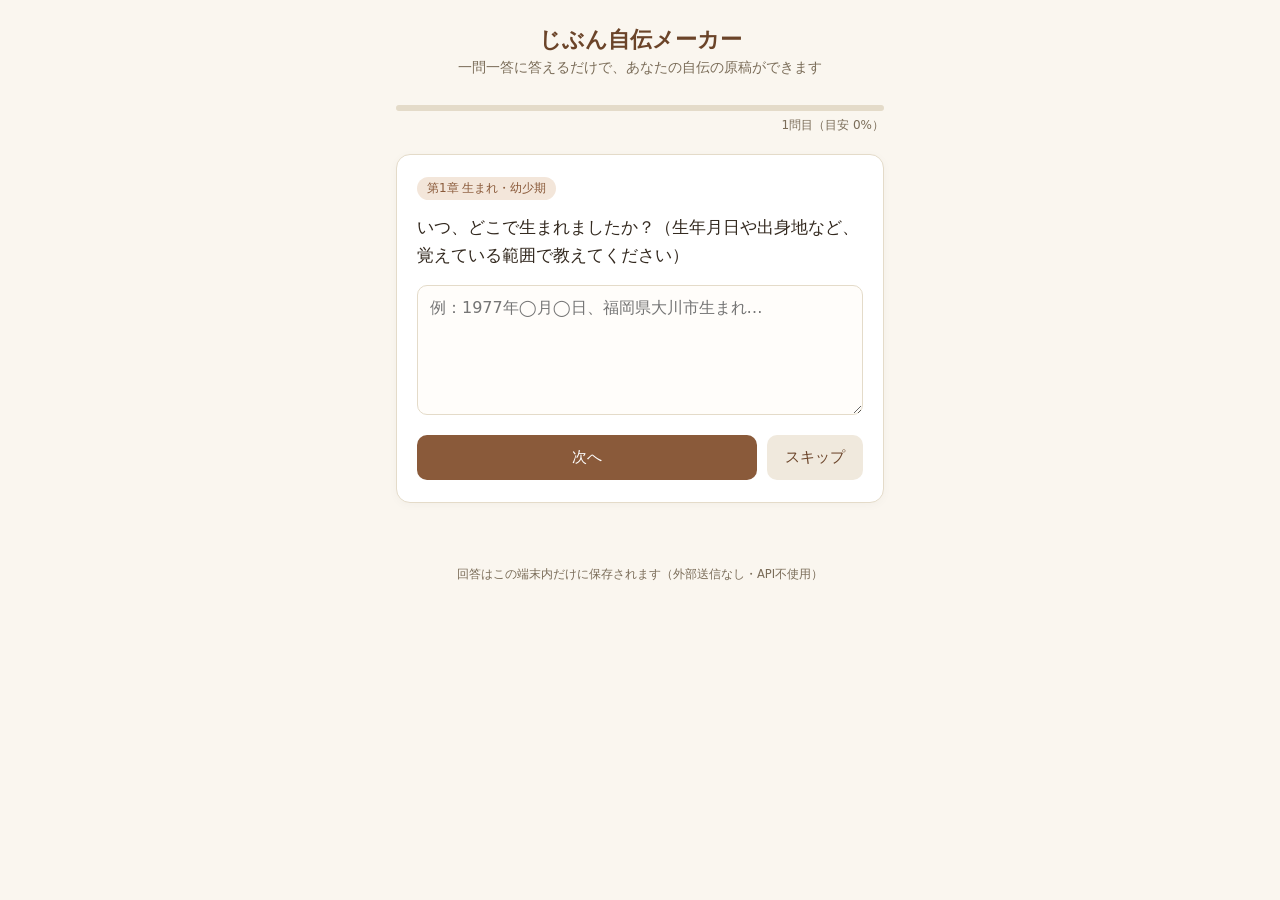
<file: index.html>
<!doctype html>
<html lang="ja">
<head>
<meta charset="utf-8">
<meta name="viewport" content="width=device-width, initial-scale=1, viewport-fit=cover">
<title>じぶん自伝メーカー</title>
<meta name="description" content="一問一答に答えるだけで、自伝の原稿ができるアプリ。API不要・無料・オフライン動作。">
<link rel="manifest" href="manifest.json">
<link rel="icon" href="icons/icon-192.png">
<link rel="apple-touch-icon" href="icons/icon-192.png">
<meta name="apple-mobile-web-app-capable" content="yes">
<meta name="apple-mobile-web-app-status-bar-style" content="default">
<meta name="apple-mobile-web-app-title" content="自伝メーカー">
<meta name="theme-color" content="#8a5a3a">
<link rel="stylesheet" href="style.css">
</head>
<body>
<header class="app-header">
  <h1>じぶん自伝メーカー</h1>
  <p class="tagline">一問一答に答えるだけで、あなたの自伝の原稿ができます</p>
</header>

<main id="app"></main>

<footer class="app-footer">
  <p>回答はこの端末内だけに保存されます（外部送信なし・API不使用）</p>
</footer>

<script src="questions.js"></script>
<script src="app.js"></script>
</body>
</html>
</file>
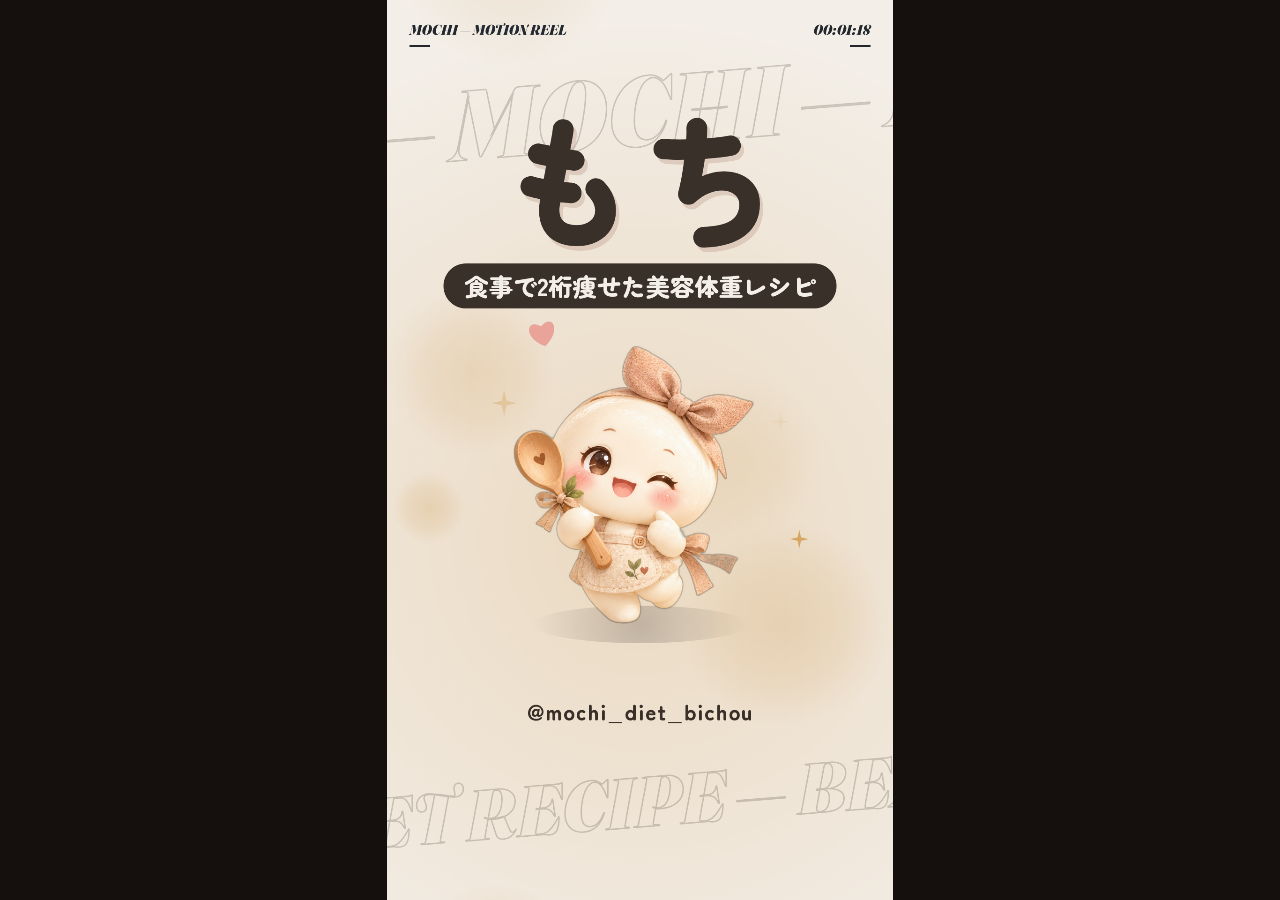
<file: mochi-reel/index.html>
<!doctype html>
<html lang="ja">
<head>
<meta charset="utf-8">
<meta name="viewport" content="width=device-width,initial-scale=1">
<title>Mochi Motion Reel</title>
<style>
@font-face{font-family:'Dela Gothic One';src:url(fonts/DelaGothic.ttf)}
@font-face{font-family:'Zen Maru Gothic';font-weight:700;src:url(fonts/ZenMaru-700.ttf)}
@font-face{font-family:'Zen Maru Gothic';font-weight:900;src:url(fonts/ZenMaru-900.ttf)}
@font-face{font-family:'Fraunces';font-style:italic;font-weight:900;src:url(fonts/Fraunces-BI.ttf)}
html,body{margin:0;height:100%;background:#15100d;display:grid;place-items:center;overflow:hidden}
canvas{height:100vh;max-width:100vw;aspect-ratio:9/16;display:block}
</style>
</head>
<body>
<canvas id="c" width="1080" height="1920"></canvas>
<script>
/* =========================================================
   MOCHI — 15s motion reel. Deterministic: render(t) draws
   the frame at time t (seconds). Renderer samples several
   sub-frames per frame for true shutter motion blur.
   ========================================================= */
const W = 1080, H = 1920, DUR = 15, PI = Math.PI, TAU = PI * 2;
const OUT = document.getElementById('c');
const SCR = document.createElement('canvas'); SCR.width = W; SCR.height = H;
let ctx = SCR.getContext('2d');

const COL = {
  cream: '#F3EEE7', mocha: '#3A302A', dark: '#24201D', pink: '#D9C7BA', pinkD: '#B89484',
  sage: '#8F9A7E', yolk: '#D6A45E', tomato: '#B5553F', ig: '#3A302A', white: '#FBF8F3', greige: '#E6DDD2'
};
const JP = "'Zen Maru Gothic'", DELA = JP, SERIF = "'Fraunces'";

/* ---------- math ---------- */
const cl = (x, a = 0, b = 1) => Math.max(a, Math.min(b, x));
const P = (t, a, b) => cl((t - a) / (b - a));
const lerp = (a, b, k) => a + (b - a) * k;
const mod = (a, n) => ((a % n) + n) % n;
const hs = i => { const x = Math.sin(i * 127.1 + 311.7) * 43758.5453; return x - Math.floor(x); };
const E = {
  inC: k => k * k * k,
  outC: k => 1 - Math.pow(1 - k, 3),
  ioC: k => k < .5 ? 4 * k * k * k : 1 - Math.pow(-2 * k + 2, 3) / 2,
  outQ: k => 1 - Math.pow(1 - k, 5),
  outBack: (k, s = 1.70158) => k <= 0 ? 0 : 1 + (s + 1) * Math.pow(k - 1, 3) + s * Math.pow(k - 1, 2),
  outExpo: k => k >= 1 ? 1 : 1 - Math.pow(2, -10 * k),
  inExpo: k => k <= 0 ? 0 : Math.pow(2, 10 * k - 10),
  ioExpo: k => k <= 0 ? 0 : k >= 1 ? 1 : k < .5 ? Math.pow(2, 20 * k - 10) / 2 : (2 - Math.pow(2, -20 * k + 10)) / 2,
};
// decaying oscillation that starts at `amp` (for squash / punch)
const osc = (t, f, d) => t < 0 ? 0 : Math.exp(-d * t) * Math.cos(TAU * f * t);

/* ---------- primitives ---------- */
function bg(c) { ctx.fillStyle = c; ctx.fillRect(-50, -50, W + 100, H + 100); }
function circ(x, y, r) { ctx.beginPath(); ctx.arc(x, y, Math.max(0, r), 0, TAU); }
function ell(x, y, rx, ry, rot = 0) { ctx.beginPath(); ctx.ellipse(x, y, Math.max(0, rx), Math.max(0, ry), rot, 0, TAU); }
function rr(x, y, w, h, r) { ctx.beginPath(); ctx.roundRect(x, y, w, h, r); }
function star4(x, y, r, rot) {
  ctx.save(); ctx.translate(x, y); ctx.rotate(rot); ctx.beginPath();
  for (let i = 0; i < 4; i++) {
    const a = i * PI / 2, b = a + PI / 4;
    ctx.lineTo(Math.cos(a) * r, Math.sin(a) * r);
    ctx.lineTo(Math.cos(b) * r * .26, Math.sin(b) * r * .26);
  }
  ctx.closePath(); ctx.fill(); ctx.restore();
}
function heart(x, y, s, rot = 0) {
  ctx.save(); ctx.translate(x, y); ctx.rotate(rot); ctx.scale(s / 100, s / 100); ctx.beginPath();
  ctx.moveTo(0, 32); ctx.bezierCurveTo(-58, -4, -38, -58, 0, -26); ctx.bezierCurveTo(38, -58, 58, -4, 0, 32);
  ctx.fill(); ctx.restore();
}

function bokeh(u, n, col, seed, alpha = 1) {
  for (let i = 0; i < n; i++) {
    const x = hs(seed + i) * W + Math.sin(u * .7 + i) * 50, y = mod(hs(seed + i * 3) * H - u * 40 * (1 + hs(i + 1)), H + 400) - 200;
    const r = 70 + hs(seed + i * 7) * 170, a = (.18 + .22 * hs(seed + i * 5)) * alpha * (.75 + .25 * Math.sin(u * 3 + i));
    const g = ctx.createRadialGradient(x, y, 0, x, y, r);
    g.addColorStop(0, `rgba(${col},${a})`); g.addColorStop(.55, `rgba(${col},${a * .6})`); g.addColorStop(1, `rgba(${col},0)`);
    ctx.fillStyle = g; circ(x, y, r); ctx.fill();
  }
}
// warm film light-leak that sweeps across the frame on every cut
function leak(k, seed) {
  if (k <= 0 || k >= 1) return;
  const a = .65 * Math.sin(k * PI) ** 1.5, dir = seed % 2 ? 1 : -1;
  ctx.save(); ctx.setTransform(1, 0, 0, 1, 0, 0); ctx.globalCompositeOperation = 'lighter';
  const x = 540 + dir * lerp(-900, 900, E.ioC(k)), y = 500 + hs(seed) * 900;
  let g = ctx.createRadialGradient(x, y, 0, x, y, 1100);
  g.addColorStop(0, `rgba(255,226,185,${.75 * a})`); g.addColorStop(.35, `rgba(235,170,110,${.4 * a})`); g.addColorStop(1, 'rgba(200,120,70,0)');
  ctx.fillStyle = g; ctx.fillRect(0, 0, W, H);
  const x2 = 540 - dir * lerp(-700, 700, k), y2 = H - y;
  g = ctx.createRadialGradient(x2, y2, 0, x2, y2, 600);
  g.addColorStop(0, `rgba(255,240,220,${.45 * a})`); g.addColorStop(1, 'rgba(255,240,220,0)');
  ctx.fillStyle = g; ctx.fillRect(0, 0, W, H);
  // thin anamorphic streak
  ctx.fillStyle = `rgba(255,236,210,${.5 * a})`; ctx.fillRect(0, y - 3, W, 6);
  ctx.restore();
}

/* ---------- type ---------- */
function txt(s, x, y, size, { font = DELA, weight = '900', italic = '', color = '#fff', align = 'center', stroke = null, sw = 0, alpha = 1, ls = 0 } = {}) {
  ctx.save(); ctx.globalAlpha *= alpha;
  ctx.font = `${italic} ${weight} ${size}px ${font}`; ctx.textAlign = align; ctx.textBaseline = 'middle';
  ctx.letterSpacing = ls + 'px';
  if (stroke) { ctx.lineJoin = 'round'; ctx.lineWidth = sw; ctx.strokeStyle = stroke; ctx.strokeText(s, x, y); }
  ctx.fillStyle = color; ctx.fillText(s, x, y); ctx.restore();
}
// per-character kinetic type
function kin(str, x, y, t, o = {}) {
  if (t <= 0) return;
  const { size = 100, font = DELA, weight = '900', italic = '', color = '#fff', stroke = null, sw = 0,
    st = .035, dur = .3, mode = 'pop', ls = 0, maxW = 0, shadow = null, alpha = 1 } = o;
  ctx.save(); ctx.globalAlpha *= alpha;
  ctx.font = `${italic} ${weight} ${size}px ${font}`;
  const ch = [...str], ws = ch.map(c => ctx.measureText(c).width);
  const tot = ws.reduce((a, b) => a + b, 0) + ls * (ch.length - 1);
  const sc = maxW && tot > maxW ? maxW / tot : 1;
  ctx.translate(x, y); ctx.scale(sc, sc);
  ctx.textAlign = 'center'; ctx.textBaseline = 'middle'; ctx.lineJoin = 'round';
  let cx = -tot / 2;
  ch.forEach((c, i) => {
    const k = P(t, i * st, i * st + dur);
    if (k > 0) {
      ctx.save(); ctx.translate(cx + ws[i] / 2, 0);
      if (mode === 'pop') {
        const s = E.outBack(k, 2.6);
        ctx.translate(0, (1 - E.outC(k)) * size * .55);
        ctx.rotate((1 - E.outC(k)) * (hs(i * 7 + ch.length) - .5) * 1.4);
        ctx.scale(s, s);
      } else if (mode === 'drop') {
        ctx.translate(0, -(1 - E.outBack(k, 2.2)) * size * 1.6);
        ctx.rotate((1 - E.outC(k)) * (hs(i + 3) - .5) * .8);
        ctx.globalAlpha *= cl(k * 5);
      } else if (mode === 'slide') {
        ctx.translate(0, (1 - E.outQ(k)) * size * .9);
        ctx.globalAlpha *= cl(k * 3);
      }
      if (shadow) { ctx.fillStyle = shadow; ctx.fillText(c, 7, 10); }
      if (stroke) { ctx.lineWidth = sw; ctx.strokeStyle = stroke; ctx.strokeText(c, 0, 0); }
      ctx.fillStyle = color; ctx.fillText(c, 0, 0);
      ctx.restore();
    }
    cx += ws[i] + ls;
  });
  ctx.restore();
}
function pill(x, y, str, k, { size = 50, bg: b = '#fff', fg = COL.mocha, padX = 44, h = 0, weight = 900 } = {}) {
  if (k <= 0) return;
  ctx.save(); ctx.font = `${weight} ${size}px ${JP}`;
  const w = ctx.measureText(str).width + padX * 2, hh = h || size * 1.85;
  ctx.translate(x, y); const s = E.outBack(k, 2.2); ctx.scale(s, s);
  ctx.fillStyle = b; rr(-w / 2, -hh / 2, w, hh, hh / 2); ctx.fill();
  ctx.fillStyle = fg; ctx.textAlign = 'center'; ctx.textBaseline = 'middle'; ctx.fillText(str, 0, size * .04);
  ctx.restore();
}
function marquee(str, y, size, speed, t, { fill = null, stroke = null, sw = 3, alpha = 1, rot = 0, font = null } = {}) {
  if (alpha <= 0) return;
  ctx.save(); ctx.globalAlpha *= alpha; ctx.translate(W / 2, y); ctx.rotate(rot);
  ctx.font = font || `italic 900 ${size}px ${SERIF}`; ctx.textBaseline = 'middle'; ctx.textAlign = 'left';
  const w = ctx.measureText(str).width, off = mod(t * speed, w);
  for (let x = -W - off; x < W; x += w) {
    if (stroke) { ctx.lineWidth = sw; ctx.strokeStyle = stroke; ctx.strokeText(str, x, 0); }
    if (fill) { ctx.fillStyle = fill; ctx.fillText(str, x, 0); }
  }
  ctx.restore();
}
function ringText(str, r, size, col) {
  ctx.font = `italic 900 ${size}px ${SERIF}`; ctx.fillStyle = col; ctx.textAlign = 'center'; ctx.textBaseline = 'middle';
  const ch = [...str];
  ch.forEach((c, i) => { ctx.save(); ctx.rotate(i / ch.length * TAU); ctx.translate(0, -r); ctx.fillText(c, 0, 0); ctx.restore(); });
}

/* ---------- the mascot: MOCHI ---------- */
function mochi(cx, by, w, h, { face = 0, blink = 0, mood = 'calm', surprise = 0, leaf = 0, t = 0 } = {}) {
  ctx.save();
  // ground shadow
  ctx.fillStyle = 'rgba(74,51,38,.16)'; ell(cx, by + 8, w * .5, w * .075); ctx.fill();
  // body
  ctx.beginPath();
  ctx.moveTo(cx - w / 2, by - h * .16);
  ctx.bezierCurveTo(cx - w / 2, by - h * .78, cx - w * .3, by - h, cx, by - h);
  ctx.bezierCurveTo(cx + w * .3, by - h, cx + w / 2, by - h * .78, cx + w / 2, by - h * .16);
  ctx.quadraticCurveTo(cx + w / 2, by, cx + w * .34, by);
  ctx.lineTo(cx - w * .34, by);
  ctx.quadraticCurveTo(cx - w / 2, by, cx - w / 2, by - h * .16);
  ctx.closePath();
  const g = ctx.createRadialGradient(cx - w * .16, by - h * .78, w * .04, cx, by - h * .45, Math.max(w, h) * .8);
  g.addColorStop(0, '#FFFFFF'); g.addColorStop(.55, '#FCF7F0'); g.addColorStop(1, '#E9DCCB');
  ctx.fillStyle = g; ctx.fill();
  ctx.lineWidth = 5; ctx.strokeStyle = 'rgba(74,51,38,.28)'; ctx.stroke();
  // glossy highlight
  ctx.fillStyle = 'rgba(255,255,255,.95)'; ell(cx - w * .22, by - h * .74, w * .085, h * .045, -.6); ctx.fill();
  ctx.fillStyle = 'rgba(255,255,255,.8)'; circ(cx - w * .1, by - h * .86, w * .02); ctx.fill();
  // leaf
  if (leaf > 0) {
    ctx.save(); ctx.translate(cx + w * .06, by - h + 6); ctx.rotate(Math.sin(t * 5) * .15); ctx.scale(leaf, leaf);
    ctx.fillStyle = '#8F9A7E';
    ell(-26, -30, 34, 16, -.7); ctx.fill(); ell(24, -36, 38, 17, .6); ctx.fill();
    ctx.strokeStyle = '#6F7A60'; ctx.lineWidth = 4; ctx.beginPath(); ctx.moveTo(0, 0); ctx.quadraticCurveTo(2, -20, 18, -34); ctx.stroke();
    ctx.restore();
  }
  // face
  if (face > 0) {
    const ex = w * .15, ey = by - h * .44, er = Math.min(w, h * 1.2) * .038 * face;
    ctx.fillStyle = COL.mocha; ctx.strokeStyle = COL.mocha; ctx.lineCap = 'round';
    for (const s of [-1, 1]) {
      if (mood === 'happy') {
        ctx.lineWidth = er * .8; ctx.beginPath(); ctx.arc(cx + s * ex, ey + er * .5, er * 1.1, PI * 1.15, PI * 1.85); ctx.stroke();
      } else {
        const sy = Math.max(.08, 1 - blink) * (1 + surprise * .4);
        ell(cx + s * ex, ey, er * (1 + surprise * .3), er * 1.15 * sy); ctx.fill();
        ctx.fillStyle = '#fff'; circ(cx + s * ex - er * .3, ey - er * .35 * sy, er * .32 * sy); ctx.fill(); ctx.fillStyle = COL.mocha;
      }
    }
    // blush
    ctx.fillStyle = `rgba(214,150,135,${.5 * face})`;
    ell(cx - w * .27, by - h * .33, w * .07, h * .035); ctx.fill(); ell(cx + w * .27, by - h * .33, w * .07, h * .035); ctx.fill();
    // mouth
    ctx.lineWidth = Math.max(3, w * .014); ctx.beginPath();
    const my = by - h * .35, mw = w * .035;
    if (surprise > .3) { ell(cx, my + mw * .4, mw * .8, mw * 1.1); ctx.fill(); }
    else if (mood === 'happy') { ctx.moveTo(cx - mw * 1.4, my - mw * .3); ctx.quadraticCurveTo(cx, my + mw * 2.4, cx + mw * 1.4, my - mw * .3); ctx.closePath(); ctx.fillStyle = '#C8584F'; ctx.fill(); }
    else { ctx.arc(cx - mw, my, mw, 0, PI); ctx.arc(cx + mw, my, mw, 0, PI); ctx.stroke(); }
  }
  ctx.restore();
}

// the real MOCHI character (cut-out illustration), animated with squash/stretch
let CHARA = null;
function chara(cx, by, h, { sx = 1, sy = 1, rot = 0, alpha = 1, shadow = true } = {}) {
  if (!CHARA) return;
  const w = h * CHARA.width / CHARA.height;
  ctx.save(); ctx.globalAlpha *= alpha;
  if (shadow) { const g = ctx.createRadialGradient(cx, by, 0, cx, by, w * .42 * sx); g.addColorStop(0, 'rgba(58,48,42,.22)'); g.addColorStop(1, 'rgba(58,48,42,0)'); ctx.fillStyle = g; ell(cx, by + 2, w * .42 * sx, w * .07); ctx.fill(); }
  ctx.translate(cx, by); ctx.rotate(rot); ctx.scale(sx, sy);
  ctx.drawImage(CHARA, -w / 2, -h, w, h);
  ctx.restore();
}
function twinkles(u, pts, col = COL.yolk) {
  pts.forEach(([x, y, r, ph], i) => { const a = .5 + .5 * Math.sin(u * 6 + ph); ctx.fillStyle = col; ctx.globalAlpha = a; star4(x, y, r * (.7 + .3 * a), 0); });
  ctx.globalAlpha = 1;
}

/* ---------- food illustrations (top view) ---------- */
function lemonSlice(x, y, r, rot) {
  ctx.save(); ctx.translate(x, y); ctx.rotate(rot);
  circ(0, 0, r); ctx.fillStyle = '#F2C318'; ctx.fill();
  circ(0, 0, r * .9); ctx.fillStyle = '#FFF7D1'; ctx.fill();
  ctx.fillStyle = '#FFE15A';
  for (let s = 0; s < 9; s++) { const a = s / 9 * TAU; ctx.beginPath(); ctx.moveTo(0, 0); ctx.arc(0, 0, r * .8, a + .09, a + TAU / 9 - .09); ctx.closePath(); ctx.fill(); }
  circ(0, 0, r * .1); ctx.fillStyle = '#FFF7D1'; ctx.fill();
  ctx.restore();
}
function tomato(x, y, r) {
  const g = ctx.createRadialGradient(x - r * .3, y - r * .3, r * .1, x, y, r);
  g.addColorStop(0, '#FF7A5C'); g.addColorStop(1, '#C82E1F');
  circ(x, y, r); ctx.fillStyle = g; ctx.fill();
  ctx.fillStyle = 'rgba(255,255,255,.55)'; ell(x - r * .38, y - r * .38, r * .22, r * .12, -.7); ctx.fill();
  ctx.fillStyle = '#4E8B3A'; star4(x + r * .1, y + r * .05, r * .38, .4);
}
function yolk(x, y, r) {
  const g = ctx.createRadialGradient(x - r * .3, y - r * .35, r * .1, x, y, r);
  g.addColorStop(0, '#FFD066'); g.addColorStop(.7, '#F6A11B'); g.addColorStop(1, '#E08A0C');
  circ(x, y, r); ctx.fillStyle = g; ctx.fill();
  ctx.fillStyle = 'rgba(255,255,255,.7)'; ell(x - r * .35, y - r * .4, r * .25, r * .13, -.6); ctx.fill();
}
function noodles(R, col, n, lw, seed, amp = 16) {
  ctx.strokeStyle = col; ctx.lineWidth = lw; ctx.lineCap = 'round';
  for (let j = 0; j < n; j++) {
    const y0 = -R + (j + .5) * 2 * R / n; ctx.beginPath();
    for (let x = -R; x <= R; x += 16) { const y = y0 + Math.sin(x * .024 + j * 1.7 + seed) * amp; x === -R ? ctx.moveTo(x, y) : ctx.lineTo(x, y); }
    ctx.stroke();
  }
}
function dots(n, R, cols, rmin, rmax, seed, k, cx = 0, cy = 0, spread = 1) {
  for (let j = 0; j < n; j++) {
    const kk = E.outBack(cl(k * 1.6 - hs(seed + j) * .6), 2);
    if (kk <= 0) continue;
    const a = hs(seed + j * 3) * TAU, d = Math.sqrt(hs(seed + j * 5)) * R * spread;
    ctx.fillStyle = cols[j % cols.length];
    circ(cx + Math.cos(a) * d, cy + Math.sin(a) * d, lerp(rmin, rmax, hs(seed + j * 11)) * kk); ctx.fill();
  }
}
function toppings(kind, R, u) {
  const k = P(u, .04, .34), pop = j => E.outBack(P(u, .04 + j * .025, .22 + j * .025), 2.2);
  if (kind === 'lemon') {
    noodles(R, '#F4E9C6', 7, 30, 1, 10);
    for (let j = 0; j < 7; j++) { const a = j / 7 * TAU; lemonSlice(Math.cos(a) * R * .56, Math.sin(a) * R * .56, R * .3 * pop(j), a + u * 2); }
    lemonSlice(0, 0, R * .3 * pop(7), -u * 2);
    dots(40, R * .9, ['#7DB55A', '#A6D27E', '#EAF5D8'], 6, 13, 40, P(u, .15, .4));
  } else if (kind === 'tomato') {
    dots(9, R * .7, ['#3F8A3A', '#58A147'], 30, 46, 7, k);
    for (let j = 0; j < 6; j++) { const a = j / 6 * TAU + .3; tomato(Math.cos(a) * R * .55, Math.sin(a) * R * .55, R * .2 * pop(j)); }
    ctx.fillStyle = '#FFF3C4';
    for (let j = 0; j < 5; j++) { const a = j / 5 * TAU + 1; const s = pop(j + 4); ell(Math.cos(a) * R * .2, Math.sin(a) * R * .2, R * .2 * s, R * .13 * s, a); ctx.fill(); }
    tomato(0, 0, R * .22 * pop(9));
  } else if (kind === 'ribbon') {
    ctx.save(); ctx.rotate(.5);
    const cs = ['#7FB04F', '#D8E9B8', '#FFFFFF', '#9BC76A'];
    for (let j = 0; j < 12; j++) {
      const kk = P(u, .03 + j * .015, .2 + j * .015); if (kk <= 0) continue;
      ctx.strokeStyle = cs[j % 4]; ctx.lineWidth = 24; ctx.lineCap = 'round'; ctx.beginPath();
      const y0 = -R + (j + .5) * 2 * R / 12;
      for (let x = -R; x <= -R + 2 * R * E.outC(kk); x += 14) { const y = y0 + Math.sin(x * .03 + j) * 22; x === -R ? ctx.moveTo(x, y) : ctx.lineTo(x, y); }
      ctx.stroke();
    }
    ctx.restore();
    dots(14, R * .8, ['#E8C98A', '#DDB673'], 16, 22, 21, P(u, .18, .4));
    ctx.fillStyle = '#E2472F';
    for (let j = 0; j < 10; j++) { const s = pop(j + 3); const a = hs(j + 50) * TAU, d = hs(j + 60) * R * .8; ctx.save(); ctx.translate(Math.cos(a) * d, Math.sin(a) * d); ctx.rotate(a); ctx.scale(s, s); rr(-14, -14, 28, 28, 6); ctx.fill(); ctx.restore(); }
  } else if (kind === 'soba') {
    noodles(R, '#8C6F5A', 16, 11, 2, 18);
    noodles(R, '#A2826B', 16, 5, 4, 14);
    ctx.fillStyle = '#F4EEDD'; circ(0, 0, R * .5 * E.outC(k)); ctx.fill();
    dots(30, R * .42, ['#6FA24A', '#8DC063', '#4E8636'], 8, 16, 90, P(u, .1, .3), R * .05, -R * .1);
    dots(12, R * .35, ['#9B6A3A', '#B67E45'], 12, 18, 120, P(u, .12, .32), -R * .1, R * .15);
    yolk(0, 0, R * .2 * E.outBack(P(u, .2, .32), 3));
  } else if (kind === 'kong') {
    noodles(R, '#8E8378', 18, 10, 5, 14);
    ctx.fillStyle = 'rgba(239,219,187,.85)'; circ(0, 0, R); ctx.fill();
    ctx.strokeStyle = '#6DA24C'; ctx.lineWidth = 12; ctx.lineCap = 'round';
    for (let j = 0; j < 14; j++) { const s = pop(j); const a = -1 + j * .12; ctx.beginPath(); ctx.moveTo(Math.cos(a) * R * .1, Math.sin(a) * R * .1 - R * .3); ctx.lineTo(Math.cos(a) * R * .8 * s, Math.sin(a) * R * .8 * s - R * .3); ctx.stroke(); }
    dots(40, R * .9, ['#F7F1E6', '#3A2A20'], 3, 6, 150, P(u, .15, .35));
    yolk(-R * .12, R * .18, R * .19 * E.outBack(P(u, .2, .32), 3));
  } else if (kind === 'choco') {
    for (let j = 0; j < 46; j++) {
      const d0 = hs(j + 200) * .18, kk = P(u, .02 + d0, .2 + d0); if (kk <= 0) continue;
      const a = hs(j + 210) * TAU, d = Math.sqrt(hs(j + 220)) * R * .85;
      const x = Math.cos(a) * d, y = Math.sin(a) * d - (1 - E.outC(kk)) * 900;
      ctx.save(); ctx.translate(x, y); ctx.rotate(hs(j) * 6 + (1 - kk) * 4);
      ctx.fillStyle = j % 3 ? '#4A2C1C' : '#6B4029'; ctx.beginPath();
      for (let v = 0; v < 6; v++) { const va = v / 6 * TAU, vr = 22 + hs(j * 9 + v) * 20; ctx.lineTo(Math.cos(va) * vr, Math.sin(va) * vr * .7); }
      ctx.closePath(); ctx.fill(); ctx.restore();
    }
  } else if (kind === 'nasu') {
    for (let j = 0; j < 7; j++) {
      const s = pop(j), a = j / 7 * TAU, x = j === 6 ? 0 : Math.cos(a) * R * .55, y = j === 6 ? 0 : Math.sin(a) * R * .55;
      circ(x, y, R * .24 * s); ctx.fillStyle = '#3E2446'; ctx.fill();
      circ(x, y, R * .19 * s); ctx.fillStyle = '#EAD6A6'; ctx.fill();
      ctx.fillStyle = 'rgba(200,65,46,.75)'; ell(x + 8, y - 6, R * .12 * s, R * .08 * s, a); ctx.fill();
    }
    dots(50, R * .95, ['#4F8C3A', '#6DAA4E'], 4, 8, 300, P(u, .18, .4));
  }
}
const REC = [
  { img: 4, bg: '#FFD95A', soup: '#FFF1C9', top: 'ねぎ塩', name: '豚レモン鍋', badge: ['10', '分'], kind: 'lemon' },
  { img: 7, bg: '#E5503A', soup: '#F6B18F', top: '−19KG痩せた', name: 'トマチー鍋', badge: ['10', '分'], kind: 'tomato' },
  { img: 2, bg: '#A6C47D', soup: '#EEF3E2', top: '脂肪ドバドバ', name: 'リボンサラダ', badge: ['8', '分'], kind: 'ribbon' },
  { img: 13, bg: '#E9CFA9', soup: '#EADBC2', top: '腸内もスッキリ整う', name: '梅とろろ蕎麦', badge: null, kind: 'soba' },
  { img: 19, bg: '#F2B8A8', soup: '#EAD5B2', top: '韓国の夏大バズり', name: 'コングクス', badge: ['10', '分'], kind: 'kong' },
  { img: 8, bg: '#5E3B28', soup: '#F4EADD', top: '極上の', name: 'チョコフレーク', badge: ['5', '分'], kind: 'choco' },
  { img: 1, bg: '#5A3A6B', soup: '#C9412E', top: 'とろっとろが癖になる', name: 'ナスビアータ', badge: ['3', '品'], kind: 'nasu' },
];
function bowl(cx, cy, r, d, u) {
  if (r <= 1) return;
  ctx.save();
  ctx.fillStyle = 'rgba(40,20,10,.22)'; circ(cx + r * .05, cy + r * .1, r * 1.02); ctx.fill();
  const g = ctx.createRadialGradient(cx - r * .4, cy - r * .4, r * .1, cx, cy, r);
  g.addColorStop(0, '#FFFFFF'); g.addColorStop(1, '#E8E0D4');
  circ(cx, cy, r); ctx.fillStyle = g; ctx.fill();
  const R = r * .86;
  circ(cx, cy, R + 6); ctx.fillStyle = '#D8CEC0'; ctx.fill();
  circ(cx, cy, R); ctx.fillStyle = d.soup; ctx.fill();
  ctx.save(); circ(cx, cy, R); ctx.clip(); ctx.translate(cx, cy); ctx.rotate(u * .5); ctx.scale(r / 370, r / 370);
  toppings(d.kind, 370 * .86, u); ctx.restore();
  // rim gloss
  ctx.strokeStyle = 'rgba(255,255,255,.9)'; ctx.lineWidth = r * .03; ctx.lineCap = 'round';
  ctx.beginPath(); ctx.arc(cx, cy, r * .93, PI * 1.05, PI * 1.45); ctx.stroke();
  ctx.restore();
}
function badge(x, y, k, b, u) {
  if (!b || k <= 0) return;
  ctx.save(); ctx.translate(x, y); ctx.scale(E.outBack(k, 2.4), E.outBack(k, 2.4)); ctx.rotate((1 - E.outC(k)) * -2);
  circ(0, 0, 118); ctx.fillStyle = 'rgba(95,78,68,.62)'; ctx.fill();
  ctx.save(); ctx.rotate(u * 1.5); ctx.setLineDash([3, 15]); ctx.lineCap = 'round'; ctx.lineWidth = 7; ctx.strokeStyle = 'rgba(255,255,255,.9)'; circ(0, 0, 104); ctx.stroke(); ctx.restore();
  const big = b[0].length > 1 ? 118 : 138;
  txt(b[0], b[0].length > 1 ? -18 : -10, -6, big, { font: DELA, color: '#fff' });
  txt(b[1], b[0].length > 1 ? 58 : 48, 44, 54, { font: JP, weight: 900, color: '#fff' });
  ctx.restore();
}

/* =========================================================
   SHOTS
   ========================================================= */
function blinkAt(u, times) { let b = 0; for (const t0 of times) { const k = (u - t0) / .14; if (k > 0 && k < 1) b = Math.max(b, Math.sin(k * PI)); } return b; }

// 0 — INTRO: mochi drops, squashes, says hi
function sIntro(u) {
  bg(COL.cream);
  const rk = E.outExpo(P(u, .5, 1.3));
  const gl = ctx.createRadialGradient(540, 1150, 0, 540, 1150, 1100 * rk + 1);
  gl.addColorStop(0, 'rgba(214,164,94,.28)'); gl.addColorStop(1, 'rgba(214,164,94,0)'); ctx.fillStyle = gl; ctx.fillRect(0, 0, W, H);
  bokeh(u, 9, '214,170,110', 11, rk);
  const ma = E.outC(P(u, .45, 1.1));
  marquee('MOCHI — MOCHI — ', 250, 210, 160, u, { stroke: COL.mocha, sw: 3, alpha: .22 * ma, rot: -.08 });
  marquee('DIET RECIPE — BEAUTY — ', 1720, 150, -200, u, { stroke: COL.mocha, sw: 3, alpha: .22 * ma, rot: -.08 });

  // title + subtitle (behind mascot)
  kin('もち', 540, 390, u - .62, { size: 300, mode: 'drop', color: COL.mocha, st: .09, dur: .5, shadow: 'rgba(184,148,132,.35)' });
  pill(540, 610, '食事で2桁痩せた美容体重レシピ', P(u, 1.0, 1.35), { size: 52, bg: COL.mocha, fg: COL.cream });
  txt('@mochi_diet_bichou', 540, 1520, 46, { font: JP, weight: 900, color: COL.mocha, alpha: P(u, 1.3, 1.6), ls: 2 });

  // mascot physics
  let by, sx = 1, sy = 1, rot = 0;
  if (u < .5) { const k = u / .5; by = lerp(-150, 1330, k * k); sy = 1 + .16 * k; sx = 1 - .08 * k; rot = -.2 * (1 - k); }
  else { const q = -.36 * osc(u - .5, 2.3, 4.6); by = 1330; sy = 1 + q; sx = 1 - q * .7; }
  sy *= 1 + .015 * Math.sin(u * 7); rot += Math.sin(u * 3.2) * .035;
  const s = E.inExpo(P(u, 2.0, 2.5));   // zoom-through into the next scene

  // impact ring + kinako splash
  const tau = u - .5;
  if (tau > 0 && tau < .7) {
    const k = P(tau, 0, .6); ctx.strokeStyle = `rgba(184,148,132,${1 - k})`; ctx.lineWidth = 16 * (1 - k) + 2;
    ell(540, 1336, E.outC(k) * 640, E.outC(k) * 150); ctx.stroke();
  }
  if (tau > 0 && tau < 1) {
    const pc = [COL.pinkD, COL.yolk, COL.sage, '#D9C7BA'];
    for (let i = 0; i < 26; i++) {
      const a = -PI * (.08 + .84 * hs(i)), sp = 700 + 1000 * hs(i + 9);
      const x = 540 + Math.cos(a) * sp * tau, y = 1320 + Math.sin(a) * sp * tau + 2200 * tau * tau;
      ctx.fillStyle = pc[i % 4]; ctx.globalAlpha = 1 - tau; circ(x, y, (10 + 16 * hs(i + 3)) * (1 - tau * .6)); ctx.fill(); ctx.globalAlpha = 1;
    }
  }
  twinkles(u, [[250, 860, 34, 0], [840, 900, 26, 2], [880, 1150, 20, 4]].map(p => [p[0], p[1], p[2] * E.outBack(P(u, 1.0, 1.3), 2), p[3]]));
  ctx.save(); const z = 1 + s * 7; ctx.translate(540, 1000); ctx.scale(z, z); ctx.translate(-540, -1000);
  { const gk = cl(u / .5), g = ctx.createRadialGradient(540, 1332, 0, 540, 1332, 230 * sx); g.addColorStop(0, `rgba(58,48,42,${.24 * gk})`); g.addColorStop(1, 'rgba(58,48,42,0)'); ctx.fillStyle = g; ell(540, 1332, 230 * sx * (.4 + .6 * gk), 40); ctx.fill(); }
  chara(540, by, 600, { sx, sy, rot, shadow: false });
  ctx.restore();
  if (u > .9 && u < 2.0) { const hk = P(u, .9, 1.9); ctx.fillStyle = '#E8928A'; ctx.globalAlpha = Math.sin(hk * PI); heart(330 + Math.sin(hk * 9) * 16, 830 - hk * 160, 60 + hk * 20, -.2); ctx.globalAlpha = 1; }
  // onomatopoeia
  ctx.save(); ctx.translate(880, 800); ctx.rotate(.18);
  kin('ぽよん', 0, 0, u - .5, { size: 104, color: COL.pinkD, stroke: '#fff', sw: 12, st: .05, dur: .25, alpha: 1 - P(u, 1.35, 1.55) });
  ctx.restore();
}

// 1 — THE NUMBER: −19KG
function tape(y, rot, col, k, t, { text = null, speed = 200, ticks = false, dir = 1, fg = COL.dark } = {}) {
  if (k <= 0) return;
  ctx.save(); ctx.translate(540 + (1 - E.outQ(k)) * 1700 * dir, y); ctx.rotate(rot);
  ctx.fillStyle = col; ctx.fillRect(-1100, -62, 2200, 124);
  ctx.fillStyle = fg;
  if (ticks) {
    const sp = 26, off = t * speed, base = Math.floor(off / sp);
    ctx.font = `700 30px ${JP}`; ctx.textBaseline = 'middle'; ctx.textAlign = 'left';
    for (let i = -45; i < 45; i++) {
      const n = i + base, x = i * sp - mod(off, sp);
      const hh = n % 10 === 0 ? 62 : n % 5 === 0 ? 40 : 22;
      ctx.fillRect(x - 2, -62, 4, hh);
      if (mod(n, 10) === 0) ctx.fillText(String(mod(n, 200)), x + 8, 30);
    }
  }
  if (text) { ctx.restore(); marquee(text, 0, 0, speed, t, { fill: fg, font: `900 64px ${DELA}` }); ctx.save(); }
  ctx.restore();
}
function tapeText(y, rot, col, k, t, text, speed, dir, fg) {
  if (k <= 0) return;
  ctx.save(); ctx.translate((1 - E.outQ(k)) * 1700 * dir, 0);
  ctx.save(); ctx.translate(540, y); ctx.rotate(rot); ctx.fillStyle = col; ctx.fillRect(-1100, -62, 2200, 124); ctx.restore();
  marquee(text, y, 0, speed, t, { fill: fg, font: `900 60px ${DELA}`, rot });
  ctx.restore();
}
function roller(chars, x, y, size, col) {
  // chars: [{pos, alpha}] for odometer digits; strings drawn statically
  ctx.save(); ctx.font = `900 ${size}px ${DELA}`; ctx.textAlign = 'center'; ctx.textBaseline = 'middle'; ctx.fillStyle = col;
  const lh = size * 1.05, dw = ctx.measureText('0').width * .92;
  const widths = chars.map(c => typeof c === 'string' ? ctx.measureText(c).width * .9 : dw);
  let cx = x - widths.reduce((a, b) => a + b, 0) / 2;
  chars.forEach((c, i) => {
    const mx = cx + widths[i] / 2;
    if (typeof c === 'string') ctx.fillText(c, mx, y);
    else {
      ctx.save(); ctx.beginPath(); ctx.rect(mx - dw, y - lh * .5, dw * 2, lh); ctx.clip(); ctx.globalAlpha *= c.alpha;
      const n = Math.floor(c.pos), f = c.pos - n;
      ctx.fillText(String(mod(n, 10)), mx, y - f * lh);
      ctx.fillText(String(mod(n + 1, 10)), mx, y + (1 - f) * lh);
      ctx.restore();
    }
    cx += widths[i];
  });
  ctx.restore();
}
function sScale(u) {
  bg(COL.dark);
  const gl = ctx.createRadialGradient(540, 1010, 50, 540, 1010, 900);
  gl.addColorStop(0, 'rgba(214,164,94,.22)'); gl.addColorStop(1, 'rgba(214,164,94,0)');
  ctx.fillStyle = gl; ctx.fillRect(0, 0, W, H);
  bokeh(u, 10, '214,164,94', 77, .8);

  tapeText(300, .09, COL.greige, P(u, .02, .4), u, '食事だけで2桁痩せた ✦ ', -260, -1, COL.dark);
  tape(1760, -.11, COL.yolk, P(u, .12, .5), u, { ticks: true, speed: 320, dir: 1 });

  kin('＼ 運動なし・1年で ／', 540, 540, u - .12, { size: 66, font: JP, weight: 900, color: COL.cream, st: .025, dur: .25, mode: 'slide' });

  const v = 19 * E.outQ(P(u, .15, 1.28));
  const punch = u > 1.3 ? .3 * osc(u - 1.3, 2.2, 7) : 0;
  const dk = E.outBack(P(u, 0, .45), 1.5);
  ctx.save(); ctx.translate(540, 1010); ctx.scale(dk * (1 + punch * .3), dk * (1 + punch * .3));
  // dial
  const rot = -E.ioC(P(u, .1, 1.3)) * 2.6, R = 400;
  ctx.strokeStyle = COL.cream; ctx.lineWidth = 16; circ(0, 0, R); ctx.stroke();
  ctx.strokeStyle = 'rgba(247,239,228,.2)'; ctx.lineWidth = 3; circ(0, 0, R - 70); ctx.stroke();
  ctx.fillStyle = COL.cream;
  for (let i = 0; i < 90; i++) {
    const a = i / 90 * TAU + rot, big = i % 5 === 0, len = big ? 44 : 20;
    ctx.save(); ctx.rotate(a); ctx.globalAlpha = big ? 1 : .55; ctx.fillRect(-(big ? 4 : 2), -R + 18, big ? 8 : 4, len); ctx.restore();
  }
  // progress arc
  ctx.strokeStyle = COL.pinkD; ctx.lineWidth = 18; ctx.lineCap = 'round';
  ctx.beginPath(); ctx.arc(0, 0, R + 40, -PI / 2, -PI / 2 - v / 19 * PI * 1.6, true); ctx.stroke();
  // needle
  ctx.fillStyle = COL.yolk; ctx.beginPath(); ctx.moveTo(-22, -R - 70); ctx.lineTo(22, -R - 70); ctx.lineTo(0, -R + 6); ctx.closePath(); ctx.fill();
  // number
  const ones = v % 10 + Math.floor(v / 10) * 10, tensPos = Math.floor(v / 10) + Math.max(0, (v % 10) - 9);
  roller(['−', { pos: tensPos, alpha: cl(tensPos * 1.5) }, { pos: ones, alpha: 1 }], -60, 0, 270, COL.cream);
  txt('KG', 250, 50, 120, { font: SERIF, italic: 'italic', weight: 900, color: COL.yolk });
  ctx.restore();

  // punch fx
  if (u > 1.3) {
    const k = P(u, 1.3, 1.85);
    ctx.strokeStyle = `rgba(214,164,94,${1 - k})`; ctx.lineWidth = 20 * (1 - k); circ(540, 1010, 460 + E.outC(k) * 500); ctx.stroke();
    ctx.fillStyle = COL.yolk;
    for (let i = 0; i < 12; i++) { const a = i / 12 * TAU + .2, d = 470 + E.outC(k) * 260; ctx.globalAlpha = 1 - k; star4(540 + Math.cos(a) * d, 1010 + Math.sin(a) * d, 30 * (1 - k * .5), k * 3); }
    ctx.globalAlpha = 1;
    ctx.fillStyle = `rgba(255,250,240,${.55 * (1 - P(u, 1.3, 1.45))})`; ctx.fillRect(0, 0, W, H);
  }
  kin('産後−20kgしたリアルな習慣', 540, 1540, u - 1.35, { size: 56, font: JP, weight: 900, color: COL.cream, st: .018, dur: .22, mode: 'slide' });
}

// 2..8 — RECIPE RAPID-FIRE
function sRecipe(i, u) {
  const d = REC[i]; bg(COL.dark);
  if (BLUR[i]) { ctx.save(); const z = 1.1 + u * .12; ctx.translate(540, 960); ctx.scale(z, z); ctx.drawImage(BLUR[i], -540, -960, 1080, 1920); ctx.restore(); }
  ctx.fillStyle = 'rgba(36,32,29,.34)'; ctx.fillRect(0, 0, W, H);
  const vg = ctx.createRadialGradient(540, 1100, 300, 540, 1000, 1300);
  vg.addColorStop(0, 'rgba(36,32,29,0)'); vg.addColorStop(1, 'rgba(36,32,29,.55)'); ctx.fillStyle = vg; ctx.fillRect(0, 0, W, H);
  bokeh(u, 7, '255,214,160', 30 + i * 9, .9);
  const bk = E.outBack(P(u, 0, .26), 1.7);
  ctx.save(); ctx.translate(540, 1200); ctx.rotate(u * .9 + i); ctx.globalAlpha = .85 * P(u, .04, .18);
  ringText('MOCHI RECIPE • BEAUTY DIET • MOCHI RECIPE • BEAUTY DIET • ', 470, 40, 'rgba(255,248,238,.6)');
  ctx.restore();
  bowl(540, 1200, 370 * bk, d, u);
  kin('＼' + d.top + '／', 540, 555, u - .02, { size: 62, font: JP, weight: 900, color: '#fff', shadow: 'rgba(0,0,0,.35)', st: .012, dur: .18, maxW: 940, mode: 'slide' });
  kin(d.name, 540, 700, u - .05, { size: 156, color: '#fff', stroke: 'rgba(36,32,29,.55)', sw: 10, st: .03, dur: .22, maxW: 1000, shadow: 'rgba(0,0,0,.3)' });
  badge(190, 340, P(u, .06, .3), d.badge, u);
  // counter
  txt(`0${i + 1}`, 820, 330, 110, { font: SERIF, italic: 'italic', weight: 900, color: 'rgba(255,255,255,.9)' });
  txt('/07', 930, 355, 44, { font: SERIF, italic: 'italic', weight: 900, color: 'rgba(255,255,255,.7)' });
  for (let j = 0; j < 7; j++) { ctx.fillStyle = j <= i ? '#fff' : 'rgba(255,255,255,.3)'; rr(540 - 7 * 46 + j * 92 + 6, 1750, 80, 10, 5); ctx.fill(); }
}

// 9 — THE FEED: real posts + stats card
let TILES = [], BLUR = [];
function sGrid(u) {
  bg('#E9E2D8');
  ctx.save(); ctx.translate(540, 960); ctx.rotate(-.16);
  const zs = lerp(1.4, 1.0, E.outQ(P(u, 0, 1.3))); ctx.scale(zs, zs);
  const tw = 300, th = 400, g = 18, step = th + g;
  for (let c = 0; c < 6; c++) {
    const x = (c - 2.5) * (tw + g), dir = c % 2 ? 1 : -1, scroll = dir * u * 300 + c * 140;
    for (let wr = Math.floor((-1500 - scroll) / step); wr <= Math.ceil((1500 - scroll) / step); wr++) {
      const y = wr * step + scroll, dly = hs(c * 13 + wr * 7 + 100) * .45, k = P(u, dly, dly + .38);
      if (k <= 0) continue;
      const img = TILES[mod(c * 5 + wr * 7, TILES.length)];
      ctx.save(); ctx.translate(x, y); const s = E.outBack(k, 1.6); ctx.scale(s, s); ctx.rotate((1 - E.outC(k)) * (hs(c + wr) - .5) * .8);
      ctx.fillStyle = 'rgba(74,51,38,.18)'; rr(-tw / 2 + 8, -th / 2 + 14, tw, th, 26); ctx.fill();
      rr(-tw / 2, -th / 2, tw, th, 26); ctx.save(); ctx.clip();
      if (img && img.complete) ctx.drawImage(img, -tw / 2, -th / 2, tw, th); else { ctx.fillStyle = '#ddd'; ctx.fill(); }
      ctx.restore(); ctx.restore();
    }
  }
  ctx.restore();
  // veil
  ctx.fillStyle = `rgba(243,238,231,${.6 * E.outC(P(u, .75, 1.05))})`; ctx.fillRect(0, 0, W, H);

  // title
  const tk = P(u, .1, .45);
  if (tk > 0) { ctx.save(); ctx.translate(540, 250); ctx.scale(E.outBack(tk, 2), E.outBack(tk, 2)); ctx.fillStyle = COL.mocha; rr(-420, -80, 840, 160, 80); ctx.fill(); ctx.restore(); }
  kin('リアルな毎日ごはん', 540, 252, u - .2, { size: 84, color: COL.cream, st: .03, dur: .25 });

  // stats card
  const ck = P(u, .8, 1.15);
  if (ck > 0) {
    ctx.save(); ctx.translate(540, 1000); const s = E.outBack(ck, 1.8); ctx.scale(s, s); ctx.rotate((1 - E.outC(ck)) * .2);
    ctx.fillStyle = 'rgba(74,51,38,.18)'; rr(-440 + 10, -300 + 20, 880, 620, 56); ctx.fill();
    ctx.fillStyle = '#FFFFFF'; rr(-440, -300, 880, 620, 56); ctx.fill();
    // avatar with IG ring
    const cg = ctx.createConicGradient(u * 2, -270, -110);
    cg.addColorStop(0, '#E8C38A'); cg.addColorStop(.35, '#B89484'); cg.addColorStop(.7, '#8F9A7E'); cg.addColorStop(1, '#E8C38A');
    ctx.lineWidth = 14; ctx.strokeStyle = cg; circ(-270, -110, 126); ctx.stroke();
    circ(-270, -110, 110); ctx.fillStyle = '#EDE5DA'; ctx.fill();
    ctx.save(); circ(-270, -110, 110); ctx.clip();
    chara(-258, 190, 540, { shadow: false, rot: Math.sin(u * 3) * .04 });
    ctx.restore();
    pill(-270, 40, '−19KG', P(u, 1.15, 1.35), { size: 34, bg: COL.pinkD, fg: '#fff', padX: 24 });
    const posts = Math.round(69 * E.outQ(P(u, 1.0, 1.9)));
    const fol = (1.6 * E.outQ(P(u, 1.05, 2.0))).toFixed(1);
    txt(String(posts), -25, -130, 92, { font: DELA, color: COL.mocha });
    txt('投稿', -25, -48, 38, { font: JP, weight: 900, color: '#9A8C80' });
    txt(fol + '万', 255, -130, 92, { font: DELA, color: COL.mocha });
    txt('フォロワー', 255, -48, 38, { font: JP, weight: 900, color: '#8A7768' });
    ctx.fillStyle = '#EFE6DC'; ctx.fillRect(-380, 105, 760, 4);
    txt('もち✭食事で2桁痩せた美容体重レシピ', 0, 165, 42, { font: JP, weight: 900, color: COL.mocha });
    txt('忙しいからパパッと栄養チャージ', 0, 235, 36, { font: JP, weight: 700, color: '#8A7768' });
    ctx.restore();
  }
  // floating hearts
  for (let i = 0; i < 14; i++) {
    const t0 = 1.3 + hs(i + 500) * .8, k = P(u, t0, t0 + 1.1); if (k <= 0 || k >= 1) continue;
    const x = 540 + (hs(i + 510) - .5) * 900 + Math.sin(k * 8 + i) * 40, y = 1340 - E.outC(k) * 900;
    ctx.globalAlpha = 1 - k; ctx.fillStyle = i % 3 ? COL.pinkD : '#fff';
    heart(x, y, 60 + hs(i + 520) * 50, (hs(i) - .5) * .6); ctx.globalAlpha = 1;
  }
}

// 10..12 — HABITS
function speedLines(cx, cy, u, col, n = 36, r0 = 330) {
  ctx.strokeStyle = col; ctx.lineCap = 'round';
  for (let i = 0; i < n; i++) {
    const a = i / n * TAU + hs(i) * .1, ph = mod(u * 3 + hs(i + 40), 1);
    const a1 = r0 + ph * 500, a2 = a1 + 80 + hs(i + 9) * 120;
    ctx.lineWidth = 6 + hs(i + 2) * 8; ctx.globalAlpha = 1 - ph;
    ctx.beginPath(); ctx.moveTo(cx + Math.cos(a) * a1, cy + Math.sin(a) * a1); ctx.lineTo(cx + Math.cos(a) * a2, cy + Math.sin(a) * a2); ctx.stroke();
  }
  ctx.globalAlpha = 1;
}
function sBusy(u) {
  bg(COL.sage);
  bokeh(u, 6, '255,240,215', 5, .7);
  speedLines(540, 1150, u, 'rgba(255,248,236,.45)');
  const k = E.outBack(P(u, 0, .25), 2);
  ctx.save(); ctx.translate(540, 1150); ctx.scale(k, k);
  circ(0, 0, 280); ctx.fillStyle = COL.cream; ctx.fill(); ctx.lineWidth = 22; ctx.strokeStyle = COL.mocha; ctx.stroke();
  for (let i = 0; i < 12; i++) { ctx.save(); ctx.rotate(i / 12 * TAU); ctx.fillStyle = COL.mocha; rr(-6, -250, 12, i % 3 ? 22 : 40, 6); ctx.fill(); ctx.restore(); }
  ctx.lineCap = 'round'; ctx.strokeStyle = COL.mocha;
  ctx.save(); ctx.rotate(u * 9); ctx.lineWidth = 20; ctx.beginPath(); ctx.moveTo(0, 0); ctx.lineTo(0, -140); ctx.stroke(); ctx.restore();
  ctx.save(); ctx.rotate(u * 38); ctx.lineWidth = 12; ctx.strokeStyle = COL.pinkD; ctx.beginPath(); ctx.moveTo(0, 0); ctx.lineTo(0, -210); ctx.stroke(); ctx.restore();
  circ(0, 0, 22); ctx.fillStyle = COL.mocha; ctx.fill();
  ctx.restore();
  kin('忙しいから', 540, 470, u - .02, { size: 96, font: JP, weight: 900, color: COL.mocha, st: .03, dur: .2, mode: 'slide' });
  kin('パパッと!', 540, 660, u - .08, { size: 190, color: '#fff', st: .035, dur: .2, shadow: 'rgba(36,32,29,.25)' });
}
function sOne(u) {
  bg(COL.greige);
  bokeh(u, 6, '214,164,94', 9, .8);
  ctx.save(); ctx.translate(430, 900); ctx.rotate(u * 1.2); ctx.setLineDash([4, 30]); ctx.lineCap = 'round'; ctx.lineWidth = 12; ctx.strokeStyle = '#fff';
  circ(0, 0, 400 * E.outBack(P(u, 0, .3), 2)); ctx.stroke(); ctx.restore();
  const k = E.outBack(P(u, 0, .22), 2.2);
  ctx.save(); ctx.translate(380, 930); ctx.scale(k, k); ctx.rotate((1 - k) * -.5);
  ctx.shadowColor = 'rgba(58,48,42,.28)'; ctx.shadowBlur = 50; ctx.shadowOffsetY = 20;
  txt('1', 0, 0, 820, { font: SERIF, italic: 'italic', weight: 900, color: '#fff', stroke: COL.mocha, sw: 0 });
  ctx.restore();
  kin('品', 760, 860, u - .08, { size: 300, color: COL.mocha, dur: .22 });
  kin('でも', 770, 1090, u - .12, { size: 110, font: JP, weight: 900, color: COL.mocha, dur: .2 });
  kin('食べて整う', 540, 1500, u - .15, { size: 128, color: COL.mocha, shadow: 'rgba(255,255,255,.6)', st: .03, dur: .2 });
}
function sBeauty(u) {
  bg('#F1EAE0');
  const k = E.outC(P(u, 0, .35));
  const gg = ctx.createRadialGradient(540, 960, 10, 540, 960, 1000 * k + 1);
  gg.addColorStop(0, 'rgba(214,164,94,.32)'); gg.addColorStop(1, 'rgba(214,164,94,0)'); ctx.fillStyle = gg; ctx.fillRect(0, 0, W, H);
  bokeh(u, 10, '214,164,94', 61, k);
  // mirror
  const mk = E.outBack(P(u, 0, .3), 1.8);
  ctx.save(); ctx.translate(540, 960); ctx.scale(mk, mk);
  ell(0, 0, 330, 450); ctx.fillStyle = '#C9A46A'; ctx.fill();
  ell(0, 0, 300, 420); const mg = ctx.createLinearGradient(-300, -420, 300, 420); mg.addColorStop(0, '#FFFFFF'); mg.addColorStop(1, '#F1E6DA'); ctx.fillStyle = mg; ctx.fill();
  ctx.save(); ell(0, 0, 300, 420); ctx.clip(); ctx.fillStyle = 'rgba(255,255,255,.9)'; ctx.rotate(-.6); ctx.fillRect(-400 + mod(u * 900, 1200) - 300, -600, 60, 1200); ctx.fillRect(-300 + mod(u * 900, 1200) - 300, -600, 24, 1200); ctx.restore();
  ctx.restore();
  kin('健康', 540, 800, u - .1, { size: 230, color: COL.mocha, st: .06, dur: .25 });
  kin('美人', 540, 1080, u - .2, { size: 230, color: COL.pinkD, st: .06, dur: .25 });
  kin('中から綺麗になるダイエット', 540, 1560, u - .3, { size: 60, font: JP, weight: 900, color: COL.mocha, st: .02, dur: .2, mode: 'slide' });
  ctx.fillStyle = COL.yolk;
  for (let i = 0; i < 16; i++) {
    const t0 = .12 + hs(i + 700) * .6, kk = P(u, t0, t0 + .45); if (kk <= 0 || kk >= 1) continue;
    const a = hs(i + 710) * TAU, d = 380 + hs(i + 720) * 300;
    const sc = Math.sin(kk * PI);
    ctx.fillStyle = i % 2 ? COL.yolk : '#fff';
    star4(540 + Math.cos(a) * d, 960 + Math.sin(a) * d * 1.2, 55 * sc, kk * 2);
  }
}

// 13 — END CARD
function sEnd(u) {
  bg(COL.cream);
  const bk = E.outC(P(u, 0, .6));
  ctx.fillStyle = 'rgba(217,199,186,.7)'; circ(170 + Math.sin(u * 1.3) * 30, 380, 330 * bk); ctx.fill();
  ctx.fillStyle = 'rgba(143,154,126,.35)'; circ(950, 1380 + Math.cos(u * 1.1) * 30, 360 * bk); ctx.fill();
  ctx.fillStyle = 'rgba(214,164,94,.25)'; circ(960, 330, 150 * bk); ctx.fill();
  bokeh(u, 7, '214,164,94', 123, bk);
  marquee('MOCHI — DIET — RECIPE — BEAUTY — ', 1830, 70, 120, u, { fill: 'rgba(58,48,42,.75)' });

  kin('もち', 540, 300, u - .12, { size: 260, mode: 'drop', color: COL.mocha, st: .08, dur: .45, shadow: 'rgba(184,148,132,.35)' });
  kin('食事で2桁痩せた美容体重レシピ', 540, 500, u - .35, { size: 54, font: JP, weight: 900, color: COL.mocha, st: .015, dur: .2, mode: 'slide' });

  // mascot
  const tapT = 1.55;
  const ink = P(u, .05, .55);
  let by = 1130 + (1 - E.outBack(ink, 1.4)) * 1100, sx = 1, sy = 1, rot = Math.sin(u * 3) * .04;
  const sq = -.2 * osc(u - .55, 2.4, 5);
  if (u > .55) { sy *= 1 + sq; sx *= 1 - sq * .7; }
  const j = P(u, tapT, tapT + .42);
  if (j > 0 && j < 1) { by -= Math.sin(j * PI) * 170; rot += Math.sin(j * TAU) * .12; }
  if (u > tapT + .42) { const q = -.18 * osc(u - tapT - .42, 2.4, 6); sy *= 1 + q; sx *= 1 - q * .7; }
  twinkles(u, [[250, 700, 30, 1], [830, 640, 36, 3], [860, 960, 22, 5], [230, 1000, 20, 2]].map(p => [p[0], p[1], p[2] * E.outBack(P(u, .6, .9), 2), p[3]]));
  chara(540, by, 580, { sx, sy, rot });
  if (u > tapT) for (let i = 0; i < 3; i++) { const hk = P(u, tapT + i * .12, tapT + .8 + i * .12); if (hk <= 0 || hk >= 1) continue; ctx.fillStyle = i === 1 ? '#fff' : '#E8928A'; ctx.globalAlpha = Math.sin(hk * PI); heart(540 + (i - 1) * 190 + Math.sin(hk * 8 + i) * 20, 600 - hk * 200, 56, (i - 1) * .3); ctx.globalAlpha = 1; }

  pill(540, 1240, 'ダイエット中も大満足レシピ', P(u, .55, .85), { size: 50, bg: COL.pinkD, fg: '#fff' });
  // handle
  const hk = P(u, .7, 1.0);
  if (hk > 0) {
    ctx.save(); ctx.translate(540, 1395); const s = E.outBack(hk, 2); ctx.scale(s, s);
    ctx.font = `900 50px ${JP}`; const tw = ctx.measureText('mochi_diet_bichou').width;
    const pw = tw + 150; ctx.fillStyle = '#fff'; rr(-pw / 2, -52, pw, 104, 52); ctx.fill();
    const ix = -pw / 2 + 62; ctx.strokeStyle = COL.pinkD; ctx.lineWidth = 6; rr(ix - 22, -22, 44, 44, 13); ctx.stroke(); circ(ix, 0, 10); ctx.stroke(); ctx.fillStyle = COL.pinkD; circ(ix + 12, -12, 3.5); ctx.fill();
    ctx.fillStyle = COL.mocha; ctx.textAlign = 'left'; ctx.textBaseline = 'middle'; ctx.fillText('mochi_diet_bichou', ix + 42, 3);
    ctx.restore();
  }
  // follow button
  const fk = P(u, .85, 1.15);
  if (fk > 0) {
    const tapped = u > tapT, press = u > tapT - .05 && u < tapT + .12 ? .92 : 1;
    ctx.save(); ctx.translate(540, 1570); const s = E.outBack(fk, 2) * press * (tapped ? 1 + .08 * osc(u - tapT - .12, 3, 8) : 1); ctx.scale(s, s);
    ctx.fillStyle = 'rgba(74,51,38,.15)'; rr(-280, -64, 560, 140, 40); ctx.fill();
    ctx.fillStyle = tapped ? '#E6DDD2' : COL.ig; rr(-280, -72, 560, 140, 40); ctx.fill();
    txt(tapped ? 'フォロー中 ✓' : 'フォロー', 0, 0, 60, { font: JP, weight: 900, color: tapped ? COL.mocha : '#fff' });
    ctx.restore();
    if (tapped) {
      const rk = P(u, tapT, tapT + .5); ctx.strokeStyle = `rgba(58,48,42,${1 - rk})`; ctx.lineWidth = 10 * (1 - rk) + 1; rr(540 - 280 - rk * 90, 1570 - 72 - rk * 60, 560 + rk * 180, 140 + rk * 120, 40 + rk * 40); ctx.stroke();
    }
  }
  // finger tap indicator
  const ck = P(u, 1.15, tapT);
  if (ck > 0 && u < tapT + .45) {
    const cx = lerp(900, 640, E.ioC(ck)), cy = lerp(1900, 1600, E.ioC(ck));
    const pr = u > tapT - .05 && u < tapT + .15 ? .8 : 1;
    ctx.globalAlpha = 1 - P(u, tapT + .25, tapT + .45);
    ctx.fillStyle = 'rgba(255,255,255,.9)'; ctx.strokeStyle = 'rgba(74,51,38,.35)'; ctx.lineWidth = 5;
    circ(cx, cy, 52 * pr); ctx.fill(); ctx.stroke(); ctx.globalAlpha = 1;
  }
  // confetti
  if (u > tapT) {
    const tt = u - tapT, cs = [COL.pinkD, COL.yolk, COL.sage, COL.mocha, '#fff', '#D9C7BA'];
    for (let i = 0; i < 60; i++) {
      const a = -PI / 2 + (hs(i + 900) - .5) * 2.6, sp = 900 + hs(i + 910) * 1300;
      const x = 540 + Math.cos(a) * sp * tt, y = 1560 + Math.sin(a) * sp * tt + 1900 * tt * tt;
      ctx.save(); ctx.translate(x, y); ctx.rotate(tt * (6 + hs(i) * 10)); ctx.fillStyle = cs[i % cs.length];
      if (i % 4 === 0) heart(0, 0, 44); else ctx.fillRect(-12, -6, 24, 12 * Math.cos(tt * 12 + i));
      ctx.restore();
    }
  }
}

/* =========================================================
   TIMELINE + TRANSITIONS
   ========================================================= */
const SHOTS = [
  { s: 0, d: u => sIntro(u) },
  { s: 2.5, d: u => sScale(u), tr: { type: 'iris', dur: .32, x: 540, y: 1000, col: COL.yolk } },
];
for (let i = 0; i < 7; i++) SHOTS.push({ s: 4.5 + i * .5, d: u => sRecipe(i, u), tr: { type: 'whip', dur: .16, dir: i % 2 ? -1 : 1, axis: i === 0 ? 'y' : 'x' } });
SHOTS.push({ s: 8.0, d: u => sGrid(u), tr: { type: 'slats', dur: .34 } });
SHOTS.push({ s: 10.5, d: u => sBusy(u), tr: { type: 'iris', dur: .3, x: 540, y: 1150, col: '#fff' } });
SHOTS.push({ s: 11.0, d: u => sOne(u), tr: { type: 'whip', dur: .16, dir: 1, axis: 'y' } });
SHOTS.push({ s: 11.5, d: u => sBeauty(u), tr: { type: 'whip', dur: .16, dir: -1, axis: 'x' } });
SHOTS.push({ s: 12.5, d: u => sEnd(u), tr: { type: 'blob', dur: .45 } });

function drawTransition(tr, k, A, B) {
  if (tr.type === 'iris') {
    A(); const r = E.ioC(k) * 1400;
    ctx.save(); circ(tr.x, tr.y, r); ctx.clip(); B(); ctx.restore();
    ctx.strokeStyle = tr.col; ctx.lineWidth = 40 * (1 - k); circ(tr.x, tr.y, r); ctx.stroke();
  } else if (tr.type === 'whip') {
    const e = E.ioExpo(k), dx = tr.axis === 'x' ? W : 0, dy = tr.axis === 'y' ? H : 0;
    ctx.save(); ctx.translate(-dx * e * tr.dir, -dy * e * tr.dir); A(); ctx.restore();
    ctx.save(); ctx.translate(dx * (1 - e) * tr.dir, dy * (1 - e) * tr.dir); B(); ctx.restore();
  } else if (tr.type === 'slats') {
    A(); const n = 6, sw = W / n;
    ctx.save(); ctx.beginPath();
    for (let i = 0; i < n; i++) { const kk = E.outQ(P(k, i * .07, i * .07 + .6)); const hh = H * kk; i % 2 ? ctx.rect(i * sw, 0, sw + 1, hh) : ctx.rect(i * sw, H - hh, sw + 1, hh); }
    ctx.clip(); B(); ctx.restore();
  } else if (tr.type === 'blob') {
    A(); const e = E.ioC(k), top = lerp(H + 50, -900, e), w = lerp(700, 2600, e);
    ctx.save(); ctx.beginPath();
    ctx.moveTo(540 - w / 2, H + 400); ctx.lineTo(540 - w / 2, top + 600);
    ctx.bezierCurveTo(540 - w / 2, top + 50, 540 - w * .3, top, 540, top);
    ctx.bezierCurveTo(540 + w * .3, top, 540 + w / 2, top + 50, 540 + w / 2, top + 600);
    ctx.lineTo(540 + w / 2, H + 400); ctx.closePath();
    ctx.fillStyle = '#FFFDF8'; ctx.fill(); ctx.lineWidth = 10; ctx.strokeStyle = COL.greige; ctx.stroke();
    ctx.clip(); ctx.globalAlpha = E.outC(P(k, .35, 1)); B(); ctx.restore();
  }
}
const IMPACTS = [[.5, 26], [3.8, 34], [8.0, 10], [14.05, 16]];
function render(t) {
  ctx.setTransform(1, 0, 0, 1, 0, 0);
  ctx.globalAlpha = 1; ctx.globalCompositeOperation = 'source-over';
  let sx = 0, sy = 0;
  for (const [t0, a] of IMPACTS) { const d = t - t0; if (d > 0 && d < .45) { const e = Math.exp(-d * 10) * a; sx += Math.sin(d * 90) * e; sy += Math.cos(d * 70) * e; } }
  ctx.translate(sx, sy);
  let i = 0; while (i + 1 < SHOTS.length && t >= SHOTS[i + 1].s) i++;
  const sh = SHOTS[i], tr = sh.tr;
  if (tr && t - sh.s < tr.dur && i > 0) {
    const pv = SHOTS[i - 1];
    drawTransition(tr, (t - sh.s) / tr.dur, () => pv.d(t - pv.s), () => sh.d(t - sh.s));
  } else sh.d(t - sh.s);
  for (let j = 1; j < SHOTS.length; j++) leak((t - SHOTS[j].s + .08) / .42, j);
  hud(t);
}
function hud(t) {
  ctx.setTransform(1, 0, 0, 1, 0, 0);
  ctx.save(); ctx.globalCompositeOperation = 'difference'; ctx.fillStyle = '#fff'; ctx.globalAlpha = .9;
  ctx.font = `italic 900 30px ${SERIF}`; ctx.textBaseline = 'top';
  ctx.textAlign = 'left'; ctx.fillText('MOCHI — MOTION REEL', 48, 50);
  const f = Math.floor(t * 30); ctx.textAlign = 'right';
  ctx.fillText(`00:${String(Math.floor(f / 30)).padStart(2, '0')}:${String(f % 30).padStart(2, '0')}`, W - 48, 50);
  ctx.fillRect(48, 96, 44, 4); ctx.fillRect(W - 92, 96, 44, 4);
  ctx.restore();
}

/* ---------- output ---------- */
const O = OUT.getContext('2d');
window.drawFrame = (t, samples = 1, shutter = 1 / 60) => {
  O.globalAlpha = 1; O.globalCompositeOperation = 'source-over';
  for (let s = 0; s < samples; s++) {
    render(Math.min(DUR - 1e-4, t + (samples > 1 ? s / samples * shutter : 0)));
    O.globalAlpha = 1 / (s + 1); O.drawImage(SCR, 0, 0);
  }
  O.globalAlpha = 1;
};
window.ready = (async () => {
  TILES = await Promise.all(Array.from({ length: 25 }, (_, i) => new Promise(r => {
    const im = new Image(); im.onload = () => r(im); im.onerror = () => r(null); im.src = `tiles/t${String(i).padStart(2, '0')}.jpg`;
  })));
  CHARA = await new Promise(r => { const im = new Image(); im.onload = () => r(im); im.onerror = () => r(null); im.src = 'mochi_chara.png'; });
  BLUR = REC.map(d => {
    const im = TILES[d.img]; if (!im) return null;
    const c = document.createElement('canvas'); c.width = 540; c.height = 960; const x = c.getContext('2d');
    x.filter = 'blur(16px) saturate(0.85)'; x.drawImage(im, -130, -40, 800, 1040); return c;
  });
  TILES = TILES.filter(Boolean);
  await Promise.all([`${DELA}`, `900 10px ${JP}`, `700 10px ${JP}`, `italic 900 10px ${SERIF}`].map(f => document.fonts.load(f.includes('px') ? f : `10px ${f}`, 'あ1A')));
  await document.fonts.ready;
  return true;
})();
if (!location.search.includes('render')) {
  window.ready.then(() => {
    const t0 = performance.now();
    const loop = now => { drawFrame(((now - t0) / 1000) % DUR); requestAnimationFrame(loop); };
    requestAnimationFrame(loop);
  });
}
</script>
</body>
</html>
</file>
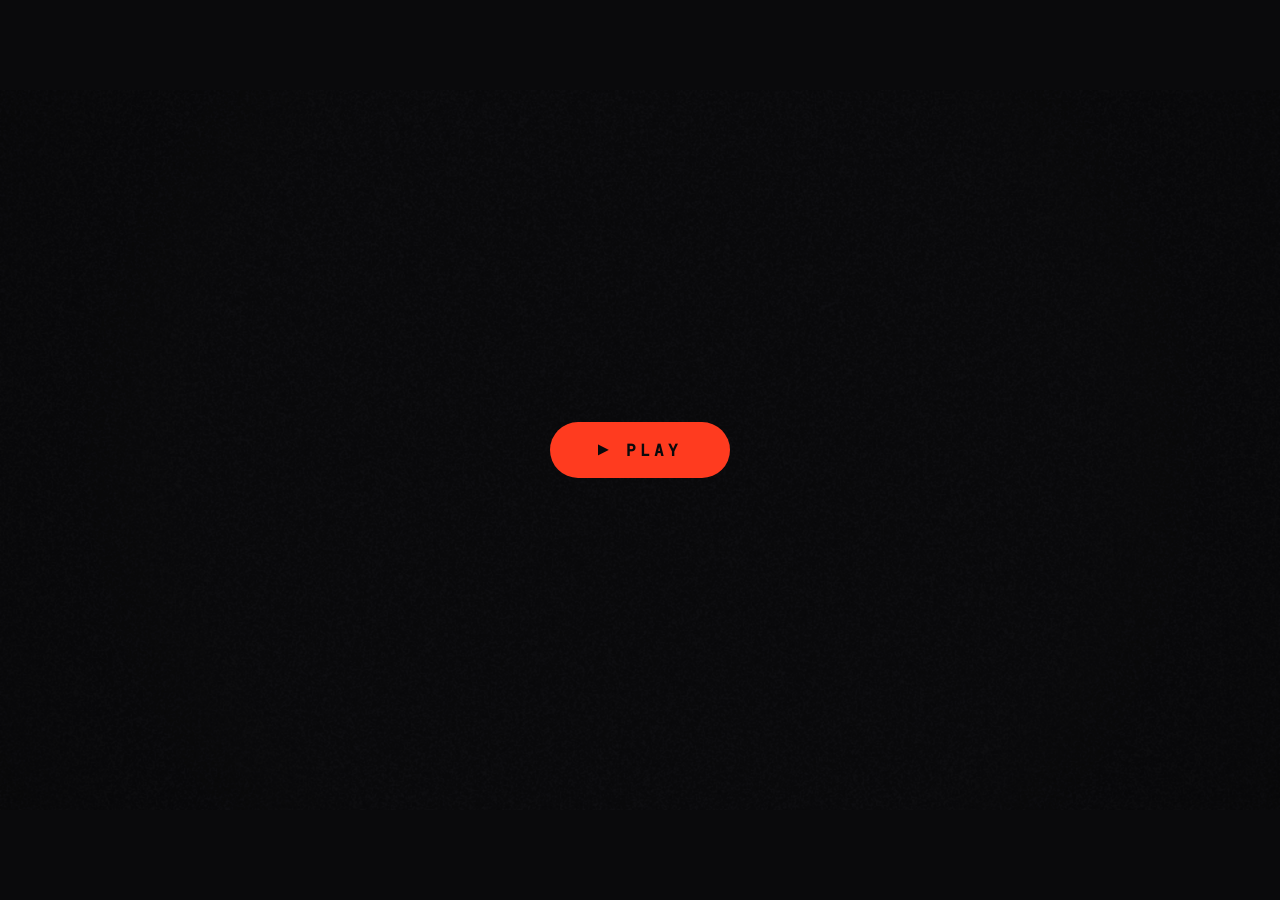
<file: showreel/index.html>
<!doctype html>
<html lang="ja">
<head>
<meta charset="utf-8">
<meta name="viewport" content="width=device-width, initial-scale=1">
<title>Tomokazu Motomura — Showreel 2026</title>
<style>
  @font-face { font-family: 'Unbounded'; font-weight: 400; src: url(fonts/Unbounded-400.ttf); }
  @font-face { font-family: 'Unbounded'; font-weight: 800; src: url(fonts/Unbounded-800.ttf); }
  @font-face { font-family: 'Dela Gothic One'; font-weight: 400; src: url(fonts/DelaGothicOne-400.ttf); }
  @font-face { font-family: 'Noto Sans JP'; font-weight: 700; src: url(fonts/NotoSansJP-700.ttf); }
  @font-face { font-family: 'JetBrains Mono'; font-weight: 500; src: url(fonts/JetBrainsMono-500.ttf); }
  html, body { margin: 0; height: 100%; background: #0A0A0C; }
  body { display: grid; place-items: center; }
  canvas { width: min(100vw, 177.78vh); aspect-ratio: 16 / 9; display: block; }
  button { position: fixed; inset: 0; margin: auto; width: 180px; height: 56px; border: 0; border-radius: 28px;
    background: #FF3B1F; color: #0A0A0C; font: 700 16px 'JetBrains Mono', monospace; letter-spacing: 4px; cursor: pointer; }
  body.render button { display: none; }
</style>
</head>
<body>
<canvas id="c"></canvas>
<button id="play">▶ PLAY</button>
<audio id="a" src="showreel-audio.m4a" preload="auto"></audio>
<script src="chaos.js"></script>
<script src="reel.js"></script>
<script>
  const render = new URLSearchParams(location.search).has('render');
  if (render) document.body.classList.add('render');
  window.READY = REEL.init(document.getElementById('c')).then(() => REEL.renderFrame(0, 1));
  if (!render) {
    const btn = document.getElementById('play'), au = document.getElementById('a');
    let start = 0, useAudio = true;
    const loop = () => {
      const t = useAudio && !au.paused ? au.currentTime : (performance.now() - start) / 1000;
      if (t >= REEL.DUR) { btn.style.display = ''; REEL.renderFrame(REEL.DUR - 1 / 60, 1); return; }
      REEL.renderFrame(t, 1); requestAnimationFrame(loop);
    };
    btn.onclick = async () => {
      await window.READY; btn.style.display = 'none';
      au.currentTime = 0; start = performance.now();
      try { await au.play(); } catch { useAudio = false; }
      loop();
    };
  }
</script>
</body>
</html>
</file>
<file: style.css>
:root {
  --bg: #faf6ef;
  --card: #ffffff;
  --ink: #33291f;
  --sub: #7a6c58;
  --accent: #8a5a3a;
  --accent-dark: #6b4429;
  --line: #e4dbc9;
  --danger: #b3413a;
}

* { box-sizing: border-box; }

html, body {
  margin: 0;
  padding: 0;
  background: var(--bg);
  color: var(--ink);
  font-family: "Hiragino Sans", "Yu Gothic", "Meiryo", system-ui, sans-serif;
  -webkit-tap-highlight-color: transparent;
}

.app-header {
  padding: 24px 20px 12px;
  text-align: center;
}
.app-header h1 {
  margin: 0 0 4px;
  font-size: 1.4rem;
  color: var(--accent-dark);
}
.tagline {
  margin: 0;
  font-size: 0.85rem;
  color: var(--sub);
}

main#app {
  max-width: 520px;
  margin: 0 auto;
  padding: 8px 16px 40px;
}

.app-footer {
  text-align: center;
  font-size: 0.72rem;
  color: var(--sub);
  padding: 12px 16px 32px;
}

.progress-wrap {
  margin: 8px 0 20px;
}
.progress-bar {
  height: 6px;
  background: var(--line);
  border-radius: 4px;
  overflow: hidden;
}
.progress-bar > div {
  height: 100%;
  background: var(--accent);
  transition: width 0.25s ease;
}
.progress-label {
  margin-top: 6px;
  font-size: 0.75rem;
  color: var(--sub);
  text-align: right;
}

.card {
  background: var(--card);
  border: 1px solid var(--line);
  border-radius: 14px;
  padding: 22px 20px;
  box-shadow: 0 2px 10px rgba(0,0,0,0.03);
}

.chapter-label {
  display: inline-block;
  font-size: 0.75rem;
  color: var(--accent);
  background: #f3e6da;
  padding: 3px 10px;
  border-radius: 999px;
  margin-bottom: 14px;
}

.question-text {
  font-size: 1.08rem;
  line-height: 1.6;
  margin: 0 0 16px;
  white-space: pre-wrap;
}

textarea {
  width: 100%;
  min-height: 130px;
  padding: 12px;
  font-size: 1rem;
  font-family: inherit;
  border: 1px solid var(--line);
  border-radius: 10px;
  resize: vertical;
  background: #fffdfa;
  color: var(--ink);
}
textarea:focus {
  outline: 2px solid var(--accent);
  outline-offset: 1px;
}

.btn-row {
  display: flex;
  gap: 10px;
  margin-top: 16px;
  flex-wrap: wrap;
}

button {
  font-family: inherit;
  font-size: 0.95rem;
  padding: 12px 18px;
  border-radius: 10px;
  border: none;
  cursor: pointer;
  min-height: 44px;
}

.btn-primary {
  background: var(--accent);
  color: #fff;
  flex: 1;
}
.btn-primary:disabled {
  background: #cbbfae;
  cursor: not-allowed;
}
.btn-secondary {
  background: #f0e9dd;
  color: var(--accent-dark);
}
.btn-yes, .btn-no {
  flex: 1;
  background: #f0e9dd;
  color: var(--accent-dark);
  font-size: 1rem;
}
.btn-yes:hover, .btn-no:hover { background: #e6d9c4; }
.btn-back {
  background: transparent;
  color: var(--sub);
  padding: 12px 6px;
}
.btn-danger {
  background: transparent;
  color: var(--danger);
}

.finish-card h2 {
  margin-top: 0;
  color: var(--accent-dark);
}
.summary-chapter {
  margin-top: 18px;
}
.summary-chapter h3 {
  font-size: 0.95rem;
  color: var(--accent);
  border-bottom: 1px solid var(--line);
  padding-bottom: 4px;
}
.summary-qa {
  margin: 10px 0;
}
.summary-q {
  font-size: 0.85rem;
  color: var(--sub);
  margin: 0 0 4px;
}
.summary-a {
  margin: 0;
  white-space: pre-wrap;
  line-height: 1.5;
}
.export-row {
  display: flex;
  flex-direction: column;
  gap: 10px;
  margin-top: 22px;
}

.toast {
  position: fixed;
  bottom: 20px;
  left: 50%;
  transform: translateX(-50%);
  background: var(--accent-dark);
  color: #fff;
  padding: 10px 18px;
  border-radius: 999px;
  font-size: 0.85rem;
  opacity: 0;
  pointer-events: none;
  transition: opacity 0.25s ease;
  z-index: 50;
}
.toast.show { opacity: 1; }
</file>
